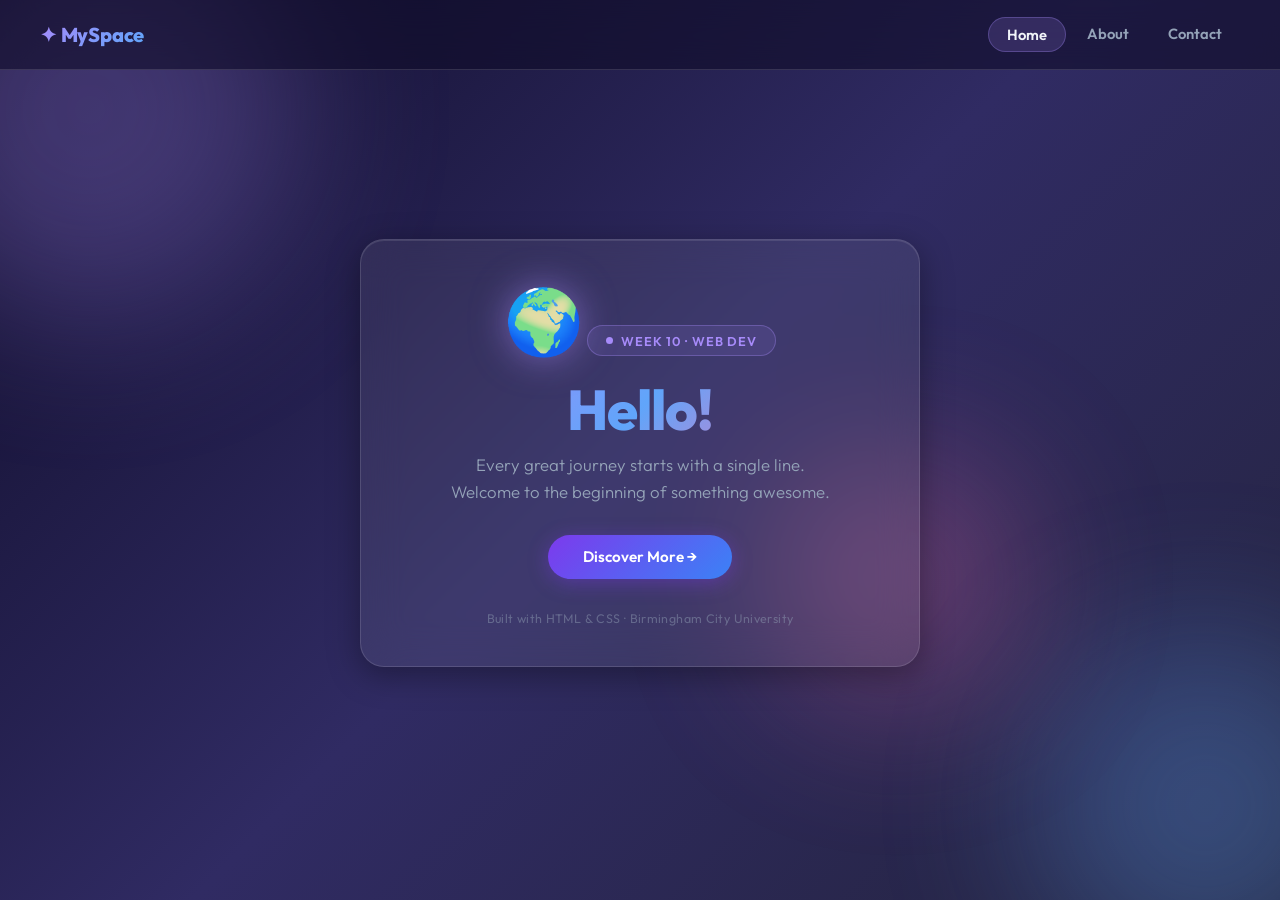
<file: index.html>
<!DOCTYPE html>
<html lang="en">
<head>
  <meta charset="UTF-8" />
  <meta name="viewport" content="width=device-width, initial-scale=1.0" />
  <meta name="description" content="Hello World — the beginning of something great." />
  <title>Hello World 🌍</title>
  <link rel="preconnect" href="https://fonts.googleapis.com" />
  <link rel="preconnect" href="https://fonts.gstatic.com" crossorigin />
  <link href="https://fonts.googleapis.com/css2?family=Outfit:wght@300;400;600;800&display=swap" rel="stylesheet" />
  <link rel="stylesheet" href="style.css" />
</head>
<body>

  <!-- Ambient orbs -->
  <div class="orb orb-1" aria-hidden="true"></div>
  <div class="orb orb-2" aria-hidden="true"></div>
  <div class="orb orb-3" aria-hidden="true"></div>

  <!-- Navigation -->
  <nav class="navbar" role="navigation" aria-label="Main navigation">
    <a href="index.html" class="nav-logo">✦ MySpace</a>
    <ul class="nav-links" role="list">
      <li><a href="index.html" class="nav-link active" id="nav-home">Home</a></li>
      <li><a href="about.html" class="nav-link" id="nav-about">About</a></li>
      <li><a href="contact.html" class="nav-link" id="nav-contact">Contact</a></li>
    </ul>
  </nav>

  <!-- Main content -->
  <main class="page-content centered" role="main">
    <div class="card animate-pop">
      <div class="globe" aria-hidden="true">🌍</div>

      <div class="badge">
        <span class="badge-dot"></span>
        Week 10 · Web Dev
      </div>

      <h1>Hello!</h1>

      <p class="subtitle">
        Every great journey starts with a single line.<br />
        Welcome to the beginning of something awesome.
      </p>

      <a id="explore-btn" class="btn" href="about.html">
        Discover More →
      </a>

      <p class="footer-note">Built with HTML &amp; CSS · Birmingham City University</p>
    </div>
  </main>

</body>
</html>
</file>
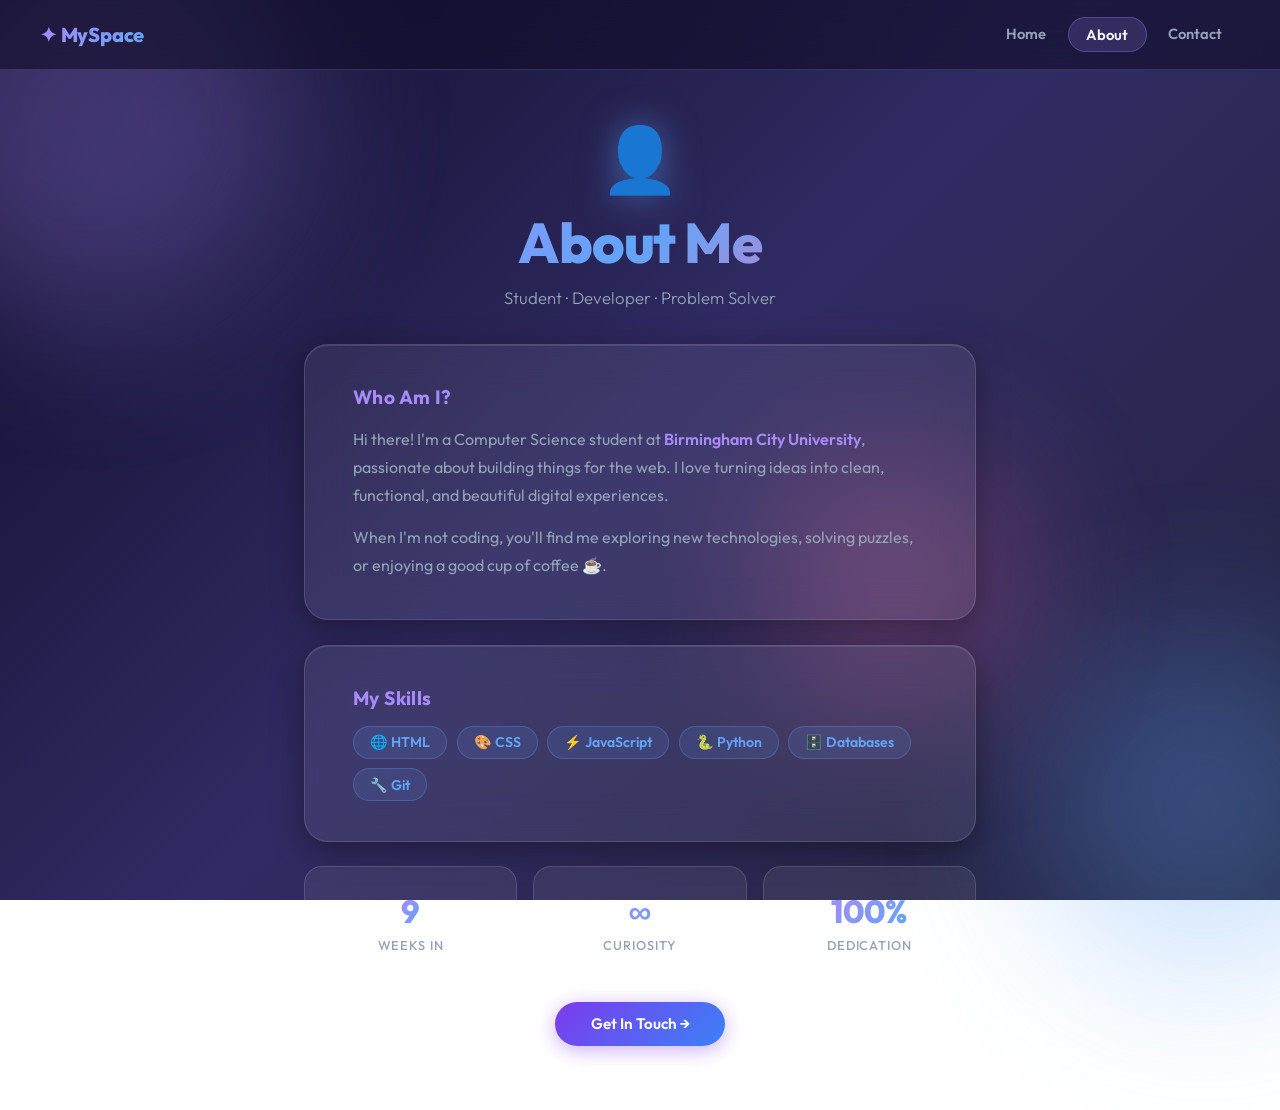
<file: about.html>
<!DOCTYPE html>
<html lang="en">
<head>
  <meta charset="UTF-8" />
  <meta name="viewport" content="width=device-width, initial-scale=1.0" />
  <meta name="description" content="About — Learn more about who I am and what I do." />
  <title>About Me 👤</title>
  <link rel="preconnect" href="https://fonts.googleapis.com" />
  <link rel="preconnect" href="https://fonts.gstatic.com" crossorigin />
  <link href="https://fonts.googleapis.com/css2?family=Outfit:wght@300;400;600;800&display=swap" rel="stylesheet" />
  <link rel="stylesheet" href="style.css" />
</head>
<body>

  <!-- Ambient orbs -->
  <div class="orb orb-1" aria-hidden="true"></div>
  <div class="orb orb-2" aria-hidden="true"></div>
  <div class="orb orb-3" aria-hidden="true"></div>

  <!-- Navigation -->
  <nav class="navbar" role="navigation" aria-label="Main navigation">
    <a href="index.html" class="nav-logo">✦ MySpace</a>
    <ul class="nav-links" role="list">
      <li><a href="index.html" class="nav-link" id="nav-home">Home</a></li>
      <li><a href="about.html" class="nav-link active" id="nav-about">About</a></li>
      <li><a href="contact.html" class="nav-link" id="nav-contact">Contact</a></li>
    </ul>
  </nav>

  <!-- Main content -->
  <main class="page-content" role="main">

    <!-- Hero section -->
    <section class="about-hero animate-pop" aria-labelledby="about-heading">
      <div class="avatar" aria-hidden="true">👤</div>
      <h1 id="about-heading">About Me</h1>
      <p class="subtitle">Student · Developer · Problem Solver</p>
    </section>

    <!-- Bio card -->
    <section class="card about-card animate-pop delay-1" aria-label="Biography">
      <h2 class="section-title">Who Am I?</h2>
      <p class="body-text">
        Hi there! I'm a Computer Science student at <span class="highlight">Birmingham City University</span>,
        passionate about building things for the web. I love turning ideas into clean,
        functional, and beautiful digital experiences.
      </p>
      <p class="body-text">
        When I'm not coding, you'll find me exploring new technologies, solving puzzles,
        or enjoying a good cup of coffee ☕.
      </p>
    </section>

    <!-- Skills grid -->
    <section class="card about-card animate-pop delay-2" aria-label="Skills">
      <h2 class="section-title">My Skills</h2>
      <div class="skills-grid" role="list">
        <div class="skill-chip" role="listitem">🌐 HTML</div>
        <div class="skill-chip" role="listitem">🎨 CSS</div>
        <div class="skill-chip" role="listitem">⚡ JavaScript</div>
        <div class="skill-chip" role="listitem">🐍 Python</div>
        <div class="skill-chip" role="listitem">🗄️ Databases</div>
        <div class="skill-chip" role="listitem">🔧 Git</div>
      </div>
    </section>

    <!-- Stats row -->
    <section class="stats-row animate-pop delay-3" aria-label="Statistics">
      <div class="stat-card">
        <span class="stat-number">9</span>
        <span class="stat-label">Weeks In</span>
      </div>
      <div class="stat-card">
        <span class="stat-number">∞</span>
        <span class="stat-label">Curiosity</span>
      </div>
      <div class="stat-card">
        <span class="stat-number">100%</span>
        <span class="stat-label">Dedication</span>
      </div>
    </section>

    <!-- CTA -->
    <div class="cta-row animate-pop delay-3">
      <a href="contact.html" class="btn" id="about-contact-btn">Get In Touch →</a>
    </div>

  </main>

</body>
</html>
</file>
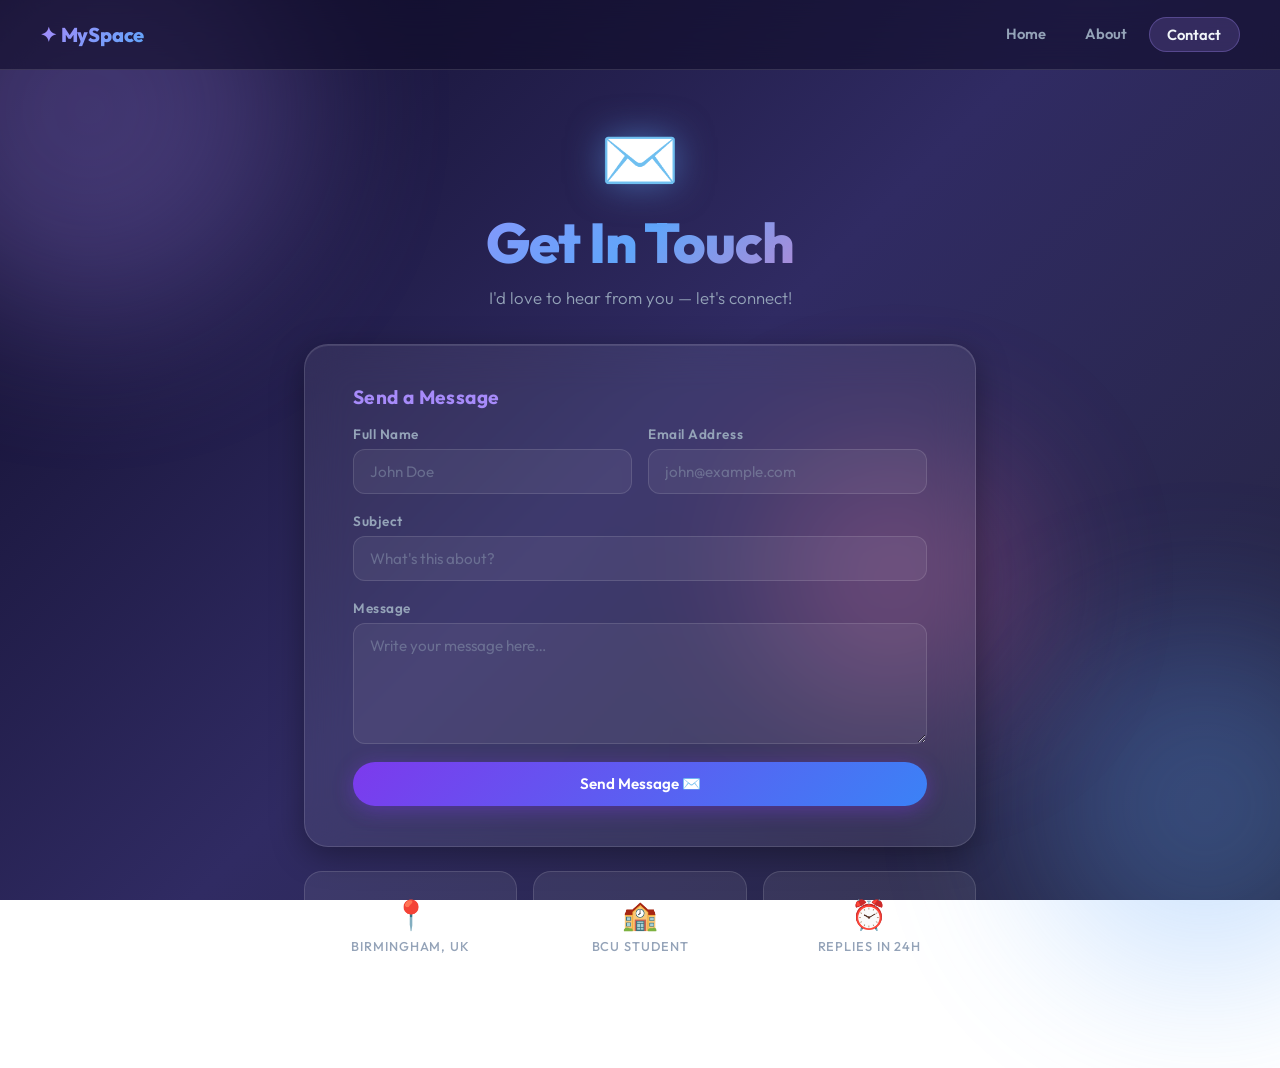
<file: contact.html>
<!DOCTYPE html>
<html lang="en">
<head>
  <meta charset="UTF-8" />
  <meta name="viewport" content="width=device-width, initial-scale=1.0" />
  <meta name="description" content="Contact — Get in touch with me." />
  <title>Contact Me ✉️</title>
  <link rel="preconnect" href="https://fonts.googleapis.com" />
  <link rel="preconnect" href="https://fonts.gstatic.com" crossorigin />
  <link href="https://fonts.googleapis.com/css2?family=Outfit:wght@300;400;600;800&display=swap" rel="stylesheet" />
  <link rel="stylesheet" href="style.css" />
</head>
<body>

  <!-- Ambient orbs -->
  <div class="orb orb-1" aria-hidden="true"></div>
  <div class="orb orb-2" aria-hidden="true"></div>
  <div class="orb orb-3" aria-hidden="true"></div>

  <!-- Navigation -->
  <nav class="navbar" role="navigation" aria-label="Main navigation">
    <a href="index.html" class="nav-logo">✦ MySpace</a>
    <ul class="nav-links" role="list">
      <li><a href="index.html" class="nav-link" id="nav-home">Home</a></li>
      <li><a href="about.html" class="nav-link" id="nav-about">About</a></li>
      <li><a href="contact.html" class="nav-link active" id="nav-contact">Contact</a></li>
    </ul>
  </nav>

  <!-- Main content -->
  <main class="page-content" role="main">

    <!-- Hero -->
    <section class="about-hero animate-pop" aria-labelledby="contact-heading">
      <div class="avatar" aria-hidden="true">✉️</div>
      <h1 id="contact-heading">Get In Touch</h1>
      <p class="subtitle">I'd love to hear from you — let's connect!</p>
    </section>

    <!-- Contact form -->
    <section class="card about-card animate-pop delay-1" aria-label="Contact form">
      <h2 class="section-title">Send a Message</h2>
      <form id="contact-form" class="contact-form" novalidate>

        <div class="form-row">
          <div class="form-group">
            <label for="contact-name" class="form-label">Full Name</label>
            <input
              type="text"
              id="contact-name"
              name="name"
              class="form-input"
              placeholder="John Doe"
              required
              autocomplete="name"
            />
          </div>
          <div class="form-group">
            <label for="contact-email" class="form-label">Email Address</label>
            <input
              type="email"
              id="contact-email"
              name="email"
              class="form-input"
              placeholder="john@example.com"
              required
              autocomplete="email"
            />
          </div>
        </div>

        <div class="form-group">
          <label for="contact-subject" class="form-label">Subject</label>
          <input
            type="text"
            id="contact-subject"
            name="subject"
            class="form-input"
            placeholder="What's this about?"
            required
          />
        </div>

        <div class="form-group">
          <label for="contact-message" class="form-label">Message</label>
          <textarea
            id="contact-message"
            name="message"
            class="form-input form-textarea"
            placeholder="Write your message here…"
            rows="5"
            required
          ></textarea>
        </div>

        <button type="submit" class="btn btn-full" id="submit-btn">
          Send Message ✉️
        </button>

        <!-- Success message (hidden by default) -->
        <div id="success-msg" class="success-msg" role="alert" aria-live="polite" hidden>
          🎉 Thanks! Your message has been sent successfully.
        </div>
      </form>
    </section>

    <!-- Contact info cards -->
    <section class="stats-row animate-pop delay-2" aria-label="Contact information">
      <div class="stat-card info-card">
        <span class="info-icon">📍</span>
        <span class="stat-label">Birmingham, UK</span>
      </div>
      <div class="stat-card info-card">
        <span class="info-icon">🏫</span>
        <span class="stat-label">BCU Student</span>
      </div>
      <div class="stat-card info-card">
        <span class="info-icon">⏰</span>
        <span class="stat-label">Replies in 24h</span>
      </div>
    </section>

  </main>

  <script>
    document.getElementById('contact-form').addEventListener('submit', function (e) {
      e.preventDefault();

      const btn = document.getElementById('submit-btn');
      const successMsg = document.getElementById('success-msg');

      // Button loading state
      btn.textContent = 'Sending…';
      btn.disabled = true;
      btn.style.opacity = '0.7';

      // Simulate async send
      setTimeout(function () {
        btn.textContent = '✓ Sent!';
        btn.style.background = 'linear-gradient(135deg, #059669, #10b981)';
        successMsg.hidden = false;
        document.getElementById('contact-form').reset();
      }, 1200);
    });
  </script>

</body>
</html>
</file>
<file: style.css>
/* ============================================================
   style.css — Shared design system for all pages
   ============================================================ */

*, *::before, *::after {
  margin: 0;
  padding: 0;
  box-sizing: border-box;
}

:root {
  --clr-bg-start:   #0f0c29;
  --clr-bg-mid:     #302b63;
  --clr-bg-end:     #24243e;
  --clr-accent-1:   #a78bfa;
  --clr-accent-2:   #60a5fa;
  --clr-accent-3:   #f472b6;
  --clr-text:       #f1f5f9;
  --clr-muted:      #94a3b8;
  --clr-card-bg:    rgba(255, 255, 255, 0.07);
  --clr-card-border: rgba(255, 255, 255, 0.13);
  --nav-height:     70px;
}

html, body {
  height: 100%;
  font-family: 'Outfit', sans-serif;
  color: var(--clr-text);
}

body {
  min-height: 100vh;
  background: linear-gradient(135deg, var(--clr-bg-start), var(--clr-bg-mid), var(--clr-bg-end));
  background-attachment: fixed;
  overflow-x: hidden;
}

/* ── Scrollbar ── */
::-webkit-scrollbar { width: 6px; }
::-webkit-scrollbar-track { background: transparent; }
::-webkit-scrollbar-thumb { background: rgba(167, 139, 250, 0.4); border-radius: 999px; }

/* ── Animated orbs ── */
.orb {
  position: fixed;
  border-radius: 50%;
  filter: blur(80px);
  opacity: 0.3;
  pointer-events: none;
  z-index: 0;
  animation: drift 9s ease-in-out infinite alternate;
}
.orb-1 { width: 420px; height: 420px; background: var(--clr-accent-1); top: -100px; left: -120px; animation-delay: 0s; }
.orb-2 { width: 350px; height: 350px; background: var(--clr-accent-2); bottom: -80px; right: -100px; animation-delay: -3s; }
.orb-3 { width: 260px; height: 260px; background: var(--clr-accent-3); top: 50%; left: 60%; animation-delay: -5s; }

@keyframes drift {
  from { transform: translate(0, 0) scale(1); }
  to   { transform: translate(30px, 40px) scale(1.08); }
}

/* ================================================================
   NAVIGATION
   ================================================================ */
.navbar {
  position: fixed;
  top: 0;
  left: 0;
  right: 0;
  z-index: 100;
  height: var(--nav-height);
  display: flex;
  align-items: center;
  justify-content: space-between;
  padding: 0 2.5rem;
  background: rgba(15, 12, 41, 0.6);
  backdrop-filter: blur(18px);
  -webkit-backdrop-filter: blur(18px);
  border-bottom: 1px solid var(--clr-card-border);
}

.nav-logo {
  font-size: 1.25rem;
  font-weight: 800;
  text-decoration: none;
  background: linear-gradient(135deg, var(--clr-accent-1), var(--clr-accent-2));
  -webkit-background-clip: text;
  -webkit-text-fill-color: transparent;
  background-clip: text;
  letter-spacing: -0.01em;
  transition: opacity 0.2s;
}
.nav-logo:hover { opacity: 0.8; }

.nav-links {
  display: flex;
  gap: 0.25rem;
  list-style: none;
}

.nav-link {
  display: inline-block;
  padding: 0.45rem 1.1rem;
  border-radius: 999px;
  text-decoration: none;
  font-size: 0.92rem;
  font-weight: 600;
  color: var(--clr-muted);
  transition: color 0.2s, background 0.2s;
}
.nav-link:hover {
  color: var(--clr-text);
  background: rgba(255,255,255,0.07);
}
.nav-link.active {
  color: var(--clr-text);
  background: rgba(167, 139, 250, 0.18);
  border: 1px solid rgba(167, 139, 250, 0.3);
}

/* ================================================================
   PAGE LAYOUT
   ================================================================ */
.page-content {
  position: relative;
  z-index: 10;
  padding-top: calc(var(--nav-height) + 3rem);
  padding-bottom: 4rem;
  padding-left: 1.5rem;
  padding-right: 1.5rem;
  max-width: 720px;
  margin: 0 auto;
}

/* Centered layout — used for home page */
.page-content.centered {
  display: flex;
  align-items: center;
  justify-content: center;
  min-height: 100vh;
  padding-top: var(--nav-height);
}

/* ================================================================
   GLASS CARD
   ================================================================ */
.card {
  background: var(--clr-card-bg);
  backdrop-filter: blur(20px);
  -webkit-backdrop-filter: blur(20px);
  border: 1px solid var(--clr-card-border);
  border-radius: 24px;
  padding: 2.5rem 3rem;
  box-shadow: 0 8px 32px rgba(0,0,0,0.35), inset 0 1px 0 rgba(255,255,255,0.1);
}

/* Centred card (home page) */
.page-content.centered .card {
  text-align: center;
  max-width: 560px;
  width: 100%;
}

/* About / Contact page cards */
.about-card {
  margin-bottom: 1.5rem;
}

/* ================================================================
   HOME PAGE SPECIFIC
   ================================================================ */
.globe {
  font-size: 4rem;
  display: inline-block;
  animation: spin-slow 8s linear infinite;
  filter: drop-shadow(0 0 18px rgba(167, 139, 250, 0.55));
  margin-bottom: 1rem;
}
@keyframes spin-slow {
  from { transform: rotate(0deg); }
  to   { transform: rotate(360deg); }
}

/* ================================================================
   ABOUT / CONTACT HERO
   ================================================================ */
.about-hero {
  text-align: center;
  margin-bottom: 2rem;
}

.avatar {
  font-size: 4rem;
  display: inline-block;
  margin-bottom: 0.8rem;
  filter: drop-shadow(0 0 18px rgba(96, 165, 250, 0.5));
  animation: float 3s ease-in-out infinite;
}
@keyframes float {
  0%, 100% { transform: translateY(0); }
  50%       { transform: translateY(-10px); }
}

/* ================================================================
   TYPOGRAPHY
   ================================================================ */
h1 {
  font-size: clamp(2.2rem, 5.5vw, 3.5rem);
  font-weight: 800;
  line-height: 1.1;
  letter-spacing: -0.02em;
  background: linear-gradient(135deg, #a78bfa 0%, #60a5fa 50%, #f472b6 100%);
  -webkit-background-clip: text;
  -webkit-text-fill-color: transparent;
  background-clip: text;
  margin-bottom: 0.75rem;
}

h2.section-title {
  font-size: 1.2rem;
  font-weight: 700;
  color: var(--clr-accent-1);
  margin-bottom: 1rem;
  letter-spacing: 0.02em;
}

.subtitle {
  color: var(--clr-muted);
  font-size: 1.05rem;
  font-weight: 300;
  line-height: 1.6;
  margin-bottom: 1.8rem;
}

.body-text {
  color: var(--clr-muted);
  font-size: 1rem;
  line-height: 1.75;
  margin-bottom: 0.9rem;
}
.body-text:last-child { margin-bottom: 0; }

.highlight {
  color: var(--clr-accent-1);
  font-weight: 600;
}

/* ================================================================
   BADGE
   ================================================================ */
.badge {
  display: inline-flex;
  align-items: center;
  gap: 0.5rem;
  background: rgba(167, 139, 250, 0.12);
  border: 1px solid rgba(167, 139, 250, 0.32);
  border-radius: 999px;
  padding: 0.4rem 1.1rem;
  font-size: 0.8rem;
  font-weight: 600;
  color: var(--clr-accent-1);
  letter-spacing: 0.07em;
  text-transform: uppercase;
  margin-bottom: 1.4rem;
}
.badge-dot {
  width: 7px; height: 7px;
  border-radius: 50%;
  background: var(--clr-accent-1);
  animation: pulse-dot 1.4s ease-in-out infinite;
}
@keyframes pulse-dot {
  0%, 100% { opacity: 1; transform: scale(1); }
  50%       { opacity: 0.45; transform: scale(0.65); }
}

/* ================================================================
   BUTTON
   ================================================================ */
.btn {
  display: inline-block;
  padding: 0.78rem 2.2rem;
  border-radius: 999px;
  font-family: 'Outfit', sans-serif;
  font-size: 0.95rem;
  font-weight: 600;
  color: #fff;
  background: linear-gradient(135deg, #7c3aed, #3b82f6);
  border: none;
  cursor: pointer;
  text-decoration: none;
  transition: transform 0.2s ease, box-shadow 0.2s ease, opacity 0.2s;
  box-shadow: 0 4px 20px rgba(124, 58, 237, 0.4);
}
.btn:hover {
  transform: translateY(-3px) scale(1.03);
  box-shadow: 0 8px 30px rgba(124, 58, 237, 0.55);
}
.btn:active { transform: translateY(0) scale(0.98); }
.btn:disabled { cursor: not-allowed; }

.btn-full { width: 100%; text-align: center; }

/* ================================================================
   CTA ROW
   ================================================================ */
.cta-row {
  text-align: center;
  margin-top: 0.5rem;
}

/* ================================================================
   SKILLS GRID
   ================================================================ */
.skills-grid {
  display: flex;
  flex-wrap: wrap;
  gap: 0.6rem;
}
.skill-chip {
  background: rgba(96, 165, 250, 0.12);
  border: 1px solid rgba(96, 165, 250, 0.28);
  border-radius: 999px;
  padding: 0.4rem 1rem;
  font-size: 0.88rem;
  font-weight: 600;
  color: var(--clr-accent-2);
  transition: transform 0.18s, background 0.18s;
}
.skill-chip:hover {
  transform: translateY(-2px);
  background: rgba(96, 165, 250, 0.22);
}

/* ================================================================
   STATS ROW
   ================================================================ */
.stats-row {
  display: grid;
  grid-template-columns: repeat(3, 1fr);
  gap: 1rem;
  margin-bottom: 1.5rem;
}

.stat-card {
  background: var(--clr-card-bg);
  border: 1px solid var(--clr-card-border);
  border-radius: 18px;
  padding: 1.5rem 1rem;
  text-align: center;
  backdrop-filter: blur(16px);
  -webkit-backdrop-filter: blur(16px);
  display: flex;
  flex-direction: column;
  align-items: center;
  gap: 0.4rem;
  transition: transform 0.2s, box-shadow 0.2s;
}
.stat-card:hover {
  transform: translateY(-4px);
  box-shadow: 0 8px 24px rgba(0,0,0,0.3);
}

.stat-number {
  font-size: 2rem;
  font-weight: 800;
  background: linear-gradient(135deg, var(--clr-accent-1), var(--clr-accent-2));
  -webkit-background-clip: text;
  -webkit-text-fill-color: transparent;
  background-clip: text;
}
.stat-label {
  font-size: 0.8rem;
  color: var(--clr-muted);
  font-weight: 500;
  text-transform: uppercase;
  letter-spacing: 0.07em;
}

/* Info card variant */
.info-card .info-icon { font-size: 1.8rem; }

/* ================================================================
   CONTACT FORM
   ================================================================ */
.contact-form {
  display: flex;
  flex-direction: column;
  gap: 1.1rem;
}

.form-row {
  display: grid;
  grid-template-columns: 1fr 1fr;
  gap: 1rem;
}

.form-group {
  display: flex;
  flex-direction: column;
  gap: 0.4rem;
}

.form-label {
  font-size: 0.85rem;
  font-weight: 600;
  color: var(--clr-muted);
  letter-spacing: 0.04em;
}

.form-input {
  background: rgba(255, 255, 255, 0.06);
  border: 1px solid rgba(255, 255, 255, 0.12);
  border-radius: 12px;
  padding: 0.75rem 1rem;
  font-family: 'Outfit', sans-serif;
  font-size: 0.95rem;
  color: var(--clr-text);
  outline: none;
  transition: border-color 0.2s, box-shadow 0.2s, background 0.2s;
}
.form-input::placeholder { color: rgba(148, 163, 184, 0.45); }
.form-input:focus {
  border-color: var(--clr-accent-1);
  background: rgba(255, 255, 255, 0.09);
  box-shadow: 0 0 0 3px rgba(167, 139, 250, 0.18);
}

.form-textarea {
  resize: vertical;
  min-height: 120px;
}

.success-msg {
  background: rgba(5, 150, 105, 0.18);
  border: 1px solid rgba(16, 185, 129, 0.35);
  border-radius: 12px;
  padding: 0.9rem 1.2rem;
  font-size: 0.95rem;
  font-weight: 600;
  color: #6ee7b7;
  text-align: center;
  animation: animate-pop 0.5s cubic-bezier(0.22,1,0.36,1) both;
}

/* ================================================================
   FOOTER NOTE
   ================================================================ */
.footer-note {
  margin-top: 2rem;
  font-size: 0.78rem;
  color: rgba(148, 163, 184, 0.45);
  letter-spacing: 0.03em;
}

/* ================================================================
   ANIMATIONS
   ================================================================ */
@keyframes animate-pop {
  from { opacity: 0; transform: translateY(30px) scale(0.96); }
  to   { opacity: 1; transform: translateY(0)   scale(1); }
}

.animate-pop  { animation: animate-pop 0.7s cubic-bezier(0.22,1,0.36,1) both; }
.delay-1      { animation-delay: 0.1s; }
.delay-2      { animation-delay: 0.2s; }
.delay-3      { animation-delay: 0.3s; }

/* ================================================================
   RESPONSIVE
   ================================================================ */
@media (max-width: 600px) {
  .navbar { padding: 0 1.2rem; }
  .nav-logo { font-size: 1.05rem; }
  .nav-link { padding: 0.4rem 0.75rem; font-size: 0.85rem; }

  .card { padding: 1.8rem 1.5rem; }
  .form-row { grid-template-columns: 1fr; }
  .stats-row { grid-template-columns: 1fr; }
}
</file>
